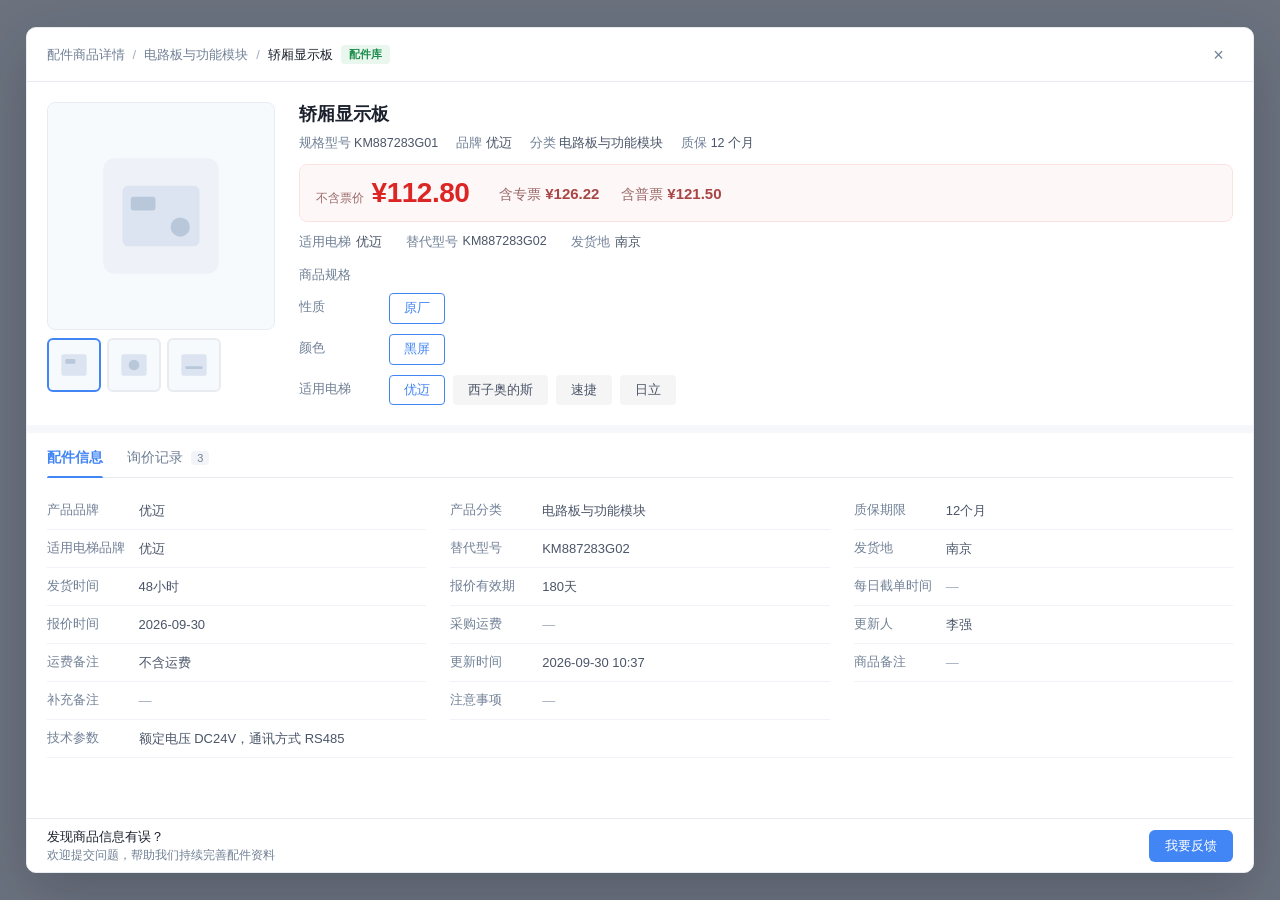
<file: docs/prototype-sales-detail.html>
<!DOCTYPE html>
<html lang="zh-CN">
<head>
<meta charset="UTF-8">
<meta name="viewport" content="width=device-width, initial-scale=1.0">
<title>原型 - 配件商品详情（商城排版）</title>
<style>
    /* 变量与字体沿用 static/css/base.css，价格色沿用系统 --price-red */
    :root {
        --bg: #f5f7fa;
        --card-bg: #fff;
        --border: #e8ecf0;
        --text: #1a202c;
        --text-secondary: #4a5568;
        --text-light: #718096;
        --text-muted: #a0aec0;
        --accent: #4285f4;
        --accent-hover: #3367d6;
        --accent-soft: #eef4ff;
        --success: #34a853;
        --price-red: #dc2626;
        --shadow: 0 1px 4px rgba(0, 0, 0, .05);
    }
    * { box-sizing: border-box; }
    body {
        min-width: 1080px;
        min-height: 100vh;
        margin: 0;
        color: var(--text);
        background: var(--bg);
        font-family: 'PingFang SC', -apple-system, 'Segoe UI', 'Microsoft YaHei', sans-serif;
        font-size: 13px;
    }
    button { font: inherit; cursor: pointer; }
    h1 { margin: 0; }

    .thin-scroll { scrollbar-width: thin; scrollbar-color: #cfd6e0 transparent; }
    .thin-scroll::-webkit-scrollbar { width: 8px; height: 8px; }
    .thin-scroll::-webkit-scrollbar-thumb { background: #d0d0d0; border-radius: 4px; }
    .thin-scroll::-webkit-scrollbar-track { background: transparent; }

    /* ============ 弹窗骨架 ============ */
    .overlay {
        position: fixed; inset: 0; z-index: 5600;
        display: flex; align-items: center; justify-content: center;
        padding: 18px; background: rgba(17, 28, 45, .6);
    }
    .modal {
        width: min(1360px, 96vw); height: min(920px, 94vh);
        display: flex; flex-direction: column; overflow: hidden;
        border: 1px solid var(--border); border-radius: 10px; background: var(--card-bg);
        box-shadow: 0 20px 60px rgba(15, 23, 42, .24);
    }

    .modal-header {
        flex: 0 0 auto; min-height: 54px;
        display: flex; align-items: center; justify-content: space-between;
        padding: 0 20px; border-bottom: 1px solid var(--border); background: var(--card-bg);
    }
    .crumb { display: flex; align-items: center; gap: 8px; color: var(--text-light); font-size: 13px; }
    .crumb-sep { color: var(--text-muted); }
    .crumb-current { color: var(--text); font-weight: 500; }
    .badge-source {
        padding: 2px 8px; border-radius: 4px;
        background: #e9f7ef; color: #1e8e4b; font-size: 11px; font-weight: 600;
    }
    .icon-button {
        width: 30px; height: 30px; padding: 0; color: var(--text-light);
        border: 0; border-radius: 6px; background: transparent; font-size: 18px; line-height: 1;
    }
    .icon-button:hover { color: var(--text); background: #f2f4f7; }

    .modal-body { flex: 1; min-height: 0; overflow: auto; }

    /* ============ 商品头部 ============ */
    .product-head {
        display: flex; gap: 24px;
        padding: 20px; background: var(--card-bg);
        border-bottom: 8px solid var(--bg);
    }
    .product-gallery { flex: 0 0 228px; }
    .gallery-main {
        width: 228px; height: 228px;
        display: flex; align-items: center; justify-content: center;
        border: 1px solid var(--border); border-radius: 8px; background: #f7fafc;
    }
    .gallery-thumbs { display: flex; gap: 6px; margin-top: 8px; }
    .gallery-thumb {
        width: 54px; height: 54px;
        display: flex; align-items: center; justify-content: center;
        border: 2px solid var(--border); border-radius: 6px; background: #f7fafc;
        cursor: pointer;
    }
    .gallery-thumb.active { border-color: var(--accent); }

    .product-summary { flex: 1; min-width: 0; }
    .product-title { color: var(--text); font-size: 18px; font-weight: 600; line-height: 1.4; }
    .product-meta {
        display: flex; flex-wrap: wrap; gap: 4px 18px;
        margin: 8px 0 0; color: var(--text-light); font-size: 12.5px;
    }
    .product-meta b { color: var(--text-secondary); font-weight: 500; }

    .price-box {
        display: flex; align-items: flex-end; gap: 30px;
        margin-top: 12px; padding: 12px 16px;
        border: 1px solid #fde2e2; border-radius: 8px; background: #fef7f7;
    }
    .price-box-main { display: flex; align-items: baseline; gap: 8px; }
    .price-box-label { color: #9b6a6a; font-size: 12px; }
    .price-box-value { color: var(--price-red); font-size: 28px; font-weight: 700; letter-spacing: -.5px; }
    .price-box-extra {
        display: flex; flex-wrap: wrap; gap: 4px 22px;
        padding-bottom: 5px; color: #9b6a6a; font-size: 14px;
    }
    .price-box-extra b { color: #a84545; font-size: 15px; font-weight: 600; }

    .product-attrs {
        display: flex; flex-wrap: wrap; gap: 6px 24px;
        margin-top: 12px; color: var(--text-secondary); font-size: 12.5px;
    }
    .product-attrs div { display: flex; gap: 5px; }
    .product-attrs label { color: var(--text-light); }

    /* ============ 规格选择 ============ */
    .variant-picker { margin-top: 16px; }
    .variant-picker-head {
        margin-bottom: 9px; color: var(--text-light); font-size: 12.5px;
    }

    .spec-groups { display: flex; flex-direction: column; gap: 10px; }
    .spec-group { display: flex; align-items: flex-start; gap: 14px; }
    .spec-group-label {
        flex: 0 0 76px; padding-top: 6px;
        color: var(--text-light); font-size: 12.5px; line-height: 1.4;
    }
    .spec-options { flex: 1; min-width: 0; display: flex; flex-wrap: wrap; gap: 8px; }
    .spec-option {
        padding: 5px 14px;
        border: 1px solid transparent; border-radius: 4px;
        background: #f5f5f5; color: var(--text-secondary);
        font-size: 12.5px; line-height: 1.5;
        transition: border-color .15s, background .15s, color .15s;
    }
    .spec-option:hover { color: var(--accent); background: #eef4ff; }
    .spec-option.active {
        border-color: var(--accent); background: var(--card-bg);
        color: var(--accent); font-weight: 500;
    }

    /* ============ 标签页 ============ */
    .detail-tabs { padding: 16px 20px 24px; }
    .tab-nav { display: flex; gap: 24px; border-bottom: 1px solid var(--border); }
    .tab-link {
        position: relative; padding: 0 0 10px;
        border: 0; background: none; color: var(--text-light);
        font-size: 13.5px; font-weight: 500;
    }
    .tab-link::after {
        content: ""; position: absolute; right: 0; bottom: -1px; left: 0;
        height: 2px; border-radius: 2px 2px 0 0; background: transparent;
    }
    .tab-link:hover { color: var(--text-secondary); }
    .tab-link.active { color: var(--accent); font-weight: 600; }
    .tab-link.active::after { background: var(--accent); }
    .tab-link em {
        margin-left: 5px; padding: 1px 6px; border-radius: 4px;
        background: #f2f4f7; color: var(--text-light); font-size: 11px; font-style: normal; font-weight: 400;
    }
    .tab-link.active em { background: var(--accent-soft); color: var(--accent); }

    .tab-panel { padding-top: 14px; }
    .tab-panel[hidden] { display: none; }

    /* 询价记录：工具条 */
    .panel-bar {
        display: flex; align-items: center; justify-content: space-between; gap: 18px;
        padding: 10px 14px; margin-bottom: 12px;
        border: 1px solid var(--border); border-radius: 8px; background: var(--card-bg);
    }
    .panel-context { min-width: 0; display: flex; align-items: baseline; gap: 8px; }
    .panel-context label { flex: 0 0 auto; color: var(--text-light); font-size: 12px; }
    .panel-context span { color: var(--text); font-size: 13px; font-weight: 500; word-break: break-all; }
    .stat-strip { flex: 0 0 auto; display: flex; }
    .stat-strip > div {
        display: flex; flex-direction: column; gap: 2px;
        padding: 0 16px; border-left: 1px solid var(--border);
    }
    .stat-strip > div:first-child { border-left: 0; padding-left: 0; }
    .stat-strip > div:last-child { padding-right: 0; }
    .stat-strip label { color: var(--text-muted); font-size: 11px; }
    .stat-strip b { color: var(--text); font-size: 13px; font-weight: 600; white-space: nowrap; }
    .stat-strip .is-price b { color: var(--price-red); }

    /* 询价记录：卡片 */
    .quote-item {
        overflow: hidden; border: 1px solid var(--border); border-radius: 8px; background: var(--card-bg);
    }
    .quote-item + .quote-item { margin-top: 10px; }
    .quote-item:hover { border-color: #d8dee7; }
    .quote-head {
        display: flex; align-items: center; gap: 10px;
        padding: 9px 14px; background: #fafbfd; border-bottom: 1px solid var(--border);
    }
    .quote-date { color: var(--text-light); font-size: 12px; }
    .quote-title { color: var(--text); font-size: 13px; font-weight: 500; }
    .quote-qty {
        padding: 1px 6px; border-radius: 4px;
        background: var(--accent-soft); color: var(--accent); font-size: 11px;
    }
    .quote-price { margin-left: auto; color: var(--price-red); font-size: 15px; font-weight: 700; }

    .quote-meta {
        display: grid; grid-template-columns: repeat(3, minmax(0, 1fr));
        gap: 10px 26px; padding: 14px 16px;
    }
    .quote-meta > div { display: flex; gap: 8px; min-width: 0; font-size: 13px; line-height: 1.7; }
    .quote-meta > div.wide { grid-column: 1 / -1; }
    .quote-meta label { flex: 0 0 60px; color: var(--text-light); }
    .quote-meta span { flex: 1; color: var(--text); word-break: break-all; }

    .quote-chats { padding: 10px 14px 12px; border-top: 1px dashed var(--border); background: #fafbfd; }
    .quote-chats-head {
        display: flex; align-items: center; gap: 6px;
        margin-bottom: 8px; color: var(--text-secondary); font-size: 12px; font-weight: 500;
    }
    .quote-chats-head em {
        padding: 0 6px; border-radius: 4px;
        background: #eef1f5; color: var(--text-light); font-size: 11px; font-style: normal; font-weight: 400;
    }
    .chat-item {
        padding: 7px 10px; border-radius: 6px;
        background: var(--card-bg); border: 1px solid #eef1f5;
    }
    .chat-item + .chat-item { margin-top: 6px; }
    .chat-head {
        display: flex; align-items: baseline; justify-content: space-between; gap: 8px;
        color: var(--text-muted); font-size: 12px;
    }
    .chat-head b { color: var(--text); font-size: 12.5px; font-weight: 500; }
    .chat-text { margin-top: 3px; color: var(--text-secondary); font-size: 13px; line-height: 1.7; word-break: break-all; }
    .chat-empty { color: var(--text-muted); font-size: 12px; }

    .panel-empty { padding: 48px 20px; text-align: center; color: var(--text-light); font-size: 13px; line-height: 1.9; }
    .panel-empty b { display: block; margin-bottom: 4px; color: var(--text-secondary); font-size: 13.5px; font-weight: 500; }

    /* 配件信息 */
    .info-table { display: grid; grid-template-columns: repeat(3, minmax(0, 1fr)); gap: 0 24px; }
    .info-row {
        display: grid; grid-template-columns: 92px minmax(0, 1fr); align-items: center;
        min-height: 38px; border-bottom: 1px solid #f0f3f7;
    }
    .info-row.full { grid-column: 1 / -1; }
    .info-row label { color: var(--text-light); font-size: 12.5px; }
    .info-row span { color: var(--text-secondary); font-size: 13px; line-height: 1.5; }
    .info-row .is-empty { color: var(--text-muted); }

    /* ============ 底部 ============ */
    .modal-footer {
        flex: 0 0 auto; min-height: 54px;
        display: flex; align-items: center; justify-content: space-between; gap: 20px;
        padding: 0 20px; border-top: 1px solid var(--border); background: var(--card-bg);
    }
    .footer-tip { display: flex; flex-direction: column; gap: 1px; }
    .footer-tip strong { color: var(--text); font-size: 13px; font-weight: 500; }
    .footer-tip span { color: var(--text-light); font-size: 12px; }
    .button-primary {
        padding: 7px 16px; border: 0; border-radius: 6px;
        background: var(--accent); color: #fff; font-size: 13px; font-weight: 500;
    }
    .button-primary:hover { background: var(--accent-hover); }
</style>
</head>
<body>

<div class="overlay">
    <div class="modal">

        <header class="modal-header">
            <div class="crumb">
                <span>配件商品详情</span>
                <span class="crumb-sep">/</span>
                <span>电路板与功能模块</span>
                <span class="crumb-sep">/</span>
                <span class="crumb-current">轿厢显示板</span>
                <span class="badge-source">配件库</span>
            </div>
            <button class="icon-button" title="关闭">×</button>
        </header>

        <div class="modal-body thin-scroll">
            <section class="product-head">
                <div class="product-gallery">
                    <div class="gallery-main">
                        <svg width="132" height="132" viewBox="0 0 96 96" role="img" aria-label="产品图片占位">
                            <rect x="6" y="6" width="84" height="84" rx="8" fill="#eef2f8"/>
                            <rect x="20" y="26" width="56" height="44" rx="4" fill="#dbe4f0"/>
                            <rect x="26" y="34" width="18" height="10" rx="2" fill="#b9c7db"/>
                            <circle cx="62" cy="56" r="7" fill="#b9c7db"/>
                        </svg>
                    </div>
                    <div class="gallery-thumbs">
                        <div class="gallery-thumb active">
                            <svg width="32" height="32" viewBox="0 0 96 96"><rect x="10" y="16" width="76" height="64" rx="6" fill="#dbe4f0"/><rect x="22" y="30" width="30" height="14" rx="3" fill="#b9c7db"/></svg>
                        </div>
                        <div class="gallery-thumb">
                            <svg width="32" height="32" viewBox="0 0 96 96"><rect x="10" y="16" width="76" height="64" rx="6" fill="#dbe4f0"/><circle cx="48" cy="48" r="16" fill="#b9c7db"/></svg>
                        </div>
                        <div class="gallery-thumb">
                            <svg width="32" height="32" viewBox="0 0 96 96"><rect x="10" y="16" width="76" height="64" rx="6" fill="#dbe4f0"/><rect x="22" y="52" width="52" height="8" rx="4" fill="#b9c7db"/></svg>
                        </div>
                    </div>
                </div>

                <div class="product-summary">
                    <h1 class="product-title">轿厢显示板</h1>
                    <p class="product-meta">
                        <span>规格型号 <b>KM887283G01</b></span>
                        <span>品牌 <b>优迈</b></span>
                        <span>分类 <b>电路板与功能模块</b></span>
                        <span>质保 <b>12 个月</b></span>
                    </p>

                    <div class="price-box">
                        <div class="price-box-main">
                            <span class="price-box-label">不含票价</span>
                            <strong class="price-box-value" id="heroPrice">¥112.80</strong>
                        </div>
                        <div class="price-box-extra">
                            <span>含专票 <b id="heroSpecial">¥126.22</b></span>
                            <span>含普票 <b id="heroCommon">¥121.50</b></span>
                        </div>
                    </div>

                    <div class="product-attrs">
                        <div><label>适用电梯</label><span id="heroElevator">优迈</span></div>
                        <div><label>替代型号</label><span>KM887283G02</span></div>
                        <div><label>发货地</label><span id="heroOrigin">南京</span></div>
                    </div>

                    <div class="variant-picker">
                        <div class="variant-picker-head">商品规格</div>
                        <div class="spec-groups" id="skuGrid"></div>
                    </div>
                </div>
            </section>

            <section class="detail-tabs">
                <nav class="tab-nav" id="tabNav">
                    <button class="tab-link active" data-tab="info">配件信息</button>
                    <button class="tab-link" data-tab="q">询价记录 <em id="tabQCount">0</em></button>
                </nav>

                <div class="tab-panel" data-panel="q" hidden>
                    <div class="panel-bar">
                        <div class="panel-context">
                            <label>当前规格</label>
                            <span id="qSku">—</span>
                        </div>
                        <div class="stat-strip" id="qSummary" hidden>
                            <div class="is-price"><label>最近报价</label><b id="qLatest">—</b></div>
                            <div><label>报价区间</label><b id="qRange">—</b></div>
                            <div><label>询价次数</label><b id="qTimes">—</b></div>
                        </div>
                    </div>
                    <div class="quote-list" id="qList"></div>
                </div>

                <div class="tab-panel" data-panel="info">
                    <div class="info-table">
                        <div class="info-row"><label>产品品牌</label><span>优迈</span></div>
                        <div class="info-row"><label>产品分类</label><span>电路板与功能模块</span></div>
                        <div class="info-row"><label>质保期限</label><span>12个月</span></div>

                        <div class="info-row"><label>适用电梯品牌</label><span>优迈</span></div>
                        <div class="info-row"><label>替代型号</label><span>KM887283G02</span></div>
                        <div class="info-row"><label>发货地</label><span>南京</span></div>

                        <div class="info-row"><label>发货时间</label><span>48小时</span></div>
                        <div class="info-row"><label>报价有效期</label><span>180天</span></div>
                        <div class="info-row"><label>每日截单时间</label><span class="is-empty">—</span></div>

                        <div class="info-row"><label>报价时间</label><span>2026-09-30</span></div>
                        <div class="info-row"><label>采购运费</label><span class="is-empty">—</span></div>
                        <div class="info-row"><label>更新人</label><span>李强</span></div>

                        <div class="info-row"><label>运费备注</label><span>不含运费</span></div>
                        <div class="info-row"><label>更新时间</label><span>2026-09-30 10:37</span></div>
                        <div class="info-row"><label>商品备注</label><span class="is-empty">—</span></div>

                        <div class="info-row"><label>补充备注</label><span class="is-empty">—</span></div>
                        <div class="info-row"><label>注意事项</label><span class="is-empty">—</span></div>

                        <div class="info-row full"><label>技术参数</label><span>额定电压 DC24V，通讯方式 RS485</span></div>
                    </div>
                </div>
            </section>
        </div>

        <footer class="modal-footer">
            <div class="footer-tip">
                <strong>发现商品信息有误？</strong>
                <span>欢迎提交问题，帮助我们持续完善配件资料</span>
            </div>
            <button class="button-primary">我要反馈</button>
        </footer>

    </div>
</div>

<script>
    // 纯原型假数据：按规格组合分组，每条询价带完整信息和沟通记录
    const SKU_DATA = {
        s1: {
            label: '性质：原厂；颜色：黑屏；适用电梯：优迈',
            noTax: '¥112.80', special: '¥126.22', common: '¥121.50',
            freight: '¥12.00', origin: '南京', elevator: '优迈',
            items: [
                {
                    date: '2026-10-28', price: '¥118.00', qty: '2 件',
                    name: '显示板', spec: 'KM887283G01 黑屏', eleType: 'KM887283G01', brand: '优迈',
                    customer: '南京地铁 3 号线维保', sales: '王芳',
                    inquiryTime: '2026-10-28 09:20', quoteTime: '2026-10-28 16:20',
                    freight: '¥12.00', matchedBy: '张伟', matchedAt: '2026-10-29 09:12',
                    chats: [
                        { who: '王芳', time: '10-27 14:20', text: '客户要现货，周三前能发出来吗？屏是黑底白字的那版。' },
                        { who: '李强', time: '10-27 10:05', text: '已联系优迈厂家，有货，走顺丰，运费 12 元。' }
                    ]
                },
                {
                    date: '2026-10-21', price: '¥122.50', qty: '1 件',
                    name: '轿厢显示板', spec: 'KM887283G01 黑屏', eleType: 'KM887283G01', brand: '优迈',
                    customer: '苏州恒达电梯工程', sales: '李强',
                    inquiryTime: '2026-10-21 11:40', quoteTime: '2026-10-21 17:05',
                    freight: '¥0.00', matchedBy: '张伟', matchedAt: '2026-10-22 16:40',
                    chats: [
                        { who: '李强', time: '10-21 15:30', text: '这家之前买过同款，按老价格报的，包邮。' }
                    ]
                },
                {
                    date: '2026-09-14', price: '¥115.00', qty: '4 件',
                    name: '显示板', spec: 'KM887283', eleType: 'KM887283', brand: '优迈',
                    customer: '杭州西奥维保中心', sales: '张敏',
                    inquiryTime: '2026-09-14 08:50', quoteTime: '2026-09-14 14:10',
                    freight: '¥18.00', matchedBy: '陈磊', matchedAt: '2026-09-15 10:05',
                    chats: []
                }
            ]
        },
        s2: {
            label: '性质：原厂；适用电梯：西子奥的斯；颜色：黑屏',
            noTax: '¥182.50', special: '¥204.00', common: '¥196.80',
            freight: '¥0.00', origin: '宁波', elevator: '西子奥的斯',
            items: [
                {
                    date: '2026-10-17', price: '¥204.00', qty: '1 件',
                    name: '显示板', spec: 'XAA23580A1', eleType: 'XAA23580A1', brand: '西子奥的斯',
                    customer: '宁波奥的斯服务商', sales: '陈磊',
                    inquiryTime: '2026-10-17 10:15', quoteTime: '2026-10-17 15:40',
                    freight: '¥0.00', matchedBy: '陈磊', matchedAt: '2026-10-18 14:22',
                    chats: [
                        { who: '陈磊', time: '10-17 11:02', text: '确认是原厂件，客户要开发票。' }
                    ]
                }
            ]
        },
        s3: {
            label: '性质：原厂；适用电梯：速捷；颜色：黑屏',
            noTax: '¥115.00', special: '¥128.50', common: '¥123.90',
            freight: '¥12.00', origin: '南京', elevator: '速捷',
            items: []
        },
        s4: {
            label: '性质：原厂；颜色：黑屏；适用电梯：日立',
            noTax: '¥118.00', special: '¥132.00', common: '¥127.20',
            freight: '¥12.00', origin: '南京', elevator: '日立',
            items: []
        }
    };

    const els = {
        price: document.getElementById('heroPrice'),
        special: document.getElementById('heroSpecial'),
        common: document.getElementById('heroCommon'),
        elevator: document.getElementById('heroElevator'),
        origin: document.getElementById('heroOrigin'),
        grid: document.getElementById('skuGrid'),
        qSku: document.getElementById('qSku'),
        qSummary: document.getElementById('qSummary'),
        qLatest: document.getElementById('qLatest'),
        qRange: document.getElementById('qRange'),
        qTimes: document.getElementById('qTimes'),
        qList: document.getElementById('qList'),
        tabQCount: document.getElementById('tabQCount')
    };

    const money = value => parseFloat(String(value).replace(/[^\d.]/g, '')) || 0;
    const escapeHtml = value => String(value ?? '')
        .replaceAll('&', '&amp;').replaceAll('<', '&lt;').replaceAll('>', '&gt;');

    // 「性质：原厂；颜色：黑屏」→「原厂 黑屏」，只保留规格值
    const specValues = label => String(label || '')
        .split('；')
        .map(part => {
            const index = part.indexOf('：');
            return (index < 0 ? part : part.slice(index + 1)).trim();
        })
        .filter(Boolean)
        .join(' ');

    let activeSku = Object.keys(SKU_DATA)[0];

    // 「性质：原厂；颜色：黑屏」→ [{ key: '性质', value: '原厂' }, ...]
    const parseSpecs = label => String(label || '')
        .split('；')
        .map(part => {
            const index = part.indexOf('：');
            return index < 0
                ? null
                : { key: part.slice(0, index).trim(), value: part.slice(index + 1).trim() };
        })
        .filter(Boolean);

    // 所有规格组合按属性维度归并，得到 性质 / 颜色 / 适用电梯 等分组
    function buildDimensions() {
        const dims = new Map();
        Object.values(SKU_DATA).forEach(sku => {
            parseSpecs(sku.label).forEach(({ key, value }) => {
                if (!dims.has(key)) dims.set(key, []);
                const values = dims.get(key);
                if (!values.includes(value)) values.push(value);
            });
        });
        return [...dims.entries()];
    }

    function renderSkuGrid() {
        const activeSpecs = parseSpecs(SKU_DATA[activeSku].label);
        els.grid.innerHTML = buildDimensions().map(([key, values]) => `
            <div class="spec-group">
                <span class="spec-group-label">${escapeHtml(key)}</span>
                <div class="spec-options">
                    ${values.map(value => {
                        const on = activeSpecs.some(spec => spec.key === key && spec.value === value);
                        return `<button type="button" class="spec-option${on ? ' active' : ''}" data-key="${escapeHtml(key)}" data-value="${escapeHtml(value)}">${escapeHtml(value)}</button>`;
                    }).join('')}
                </div>
            </div>
        `).join('');
    }

    function renderHero() {
        const sku = SKU_DATA[activeSku];
        els.price.textContent = sku.noTax;
        els.special.textContent = sku.special;
        els.common.textContent = sku.common;
        els.elevator.textContent = sku.elevator;
        els.origin.textContent = sku.origin;
    }

    function renderQuoteCard(item) {
        const meta = [
            ['客户', item.customer],
            ['销售', item.sales],
            ['数量', item.qty],
            ['询价时间', item.inquiryTime],
            ['报价时间', item.quoteTime],
            ['运费', item.freight],
            ['规格型号', item.spec],
            ['产品型号', item.eleType],
            ['品牌', item.brand],
            ['关联', item.matchedBy + ' · ' + item.matchedAt, 'wide']
        ].map(([label, value, extra]) => `
            <div${extra ? ` class="${extra}"` : ''}><label>${label}</label><span>${escapeHtml(value || '—')}</span></div>
        `).join('');

        const chats = item.chats.length
            ? item.chats.map(chat => `
                <div class="chat-item">
                    <div class="chat-head"><b>${escapeHtml(chat.who)}</b><span>${escapeHtml(chat.time)}</span></div>
                    <div class="chat-text">${escapeHtml(chat.text)}</div>
                </div>
            `).join('')
            : '<div class="chat-empty">这笔询价没有沟通记录</div>';

        return `
            <div class="quote-item">
                <div class="quote-head">
                    <span class="quote-date">${item.date}</span>
                    <span class="quote-title">${escapeHtml(item.name)}</span>
                    <span class="quote-qty">${escapeHtml(item.qty)}</span>
                    <span class="quote-price">${item.price}</span>
                </div>
                <div class="quote-meta">${meta}</div>
                <div class="quote-chats">
                    <div class="quote-chats-head">沟通记录 <em>${item.chats.length} 条</em></div>
                    ${chats}
                </div>
            </div>
        `;
    }

    function renderQuotePanel() {
        const sku = SKU_DATA[activeSku];
        els.tabQCount.textContent = sku.items.length ? sku.items.length : '0';
        els.qSku.textContent = specValues(sku.label);

        if (!sku.items.length) {
            els.qSummary.hidden = true;
            els.qList.innerHTML = '<div class="panel-empty"><b>该规格组合还没有历史询价</b>在询价匹配页选中本规格保存后，这里会自动出现对应的询价</div>';
            return;
        }

        const prices = sku.items.map(item => money(item.price));
        const min = Math.min(...prices);
        const max = Math.max(...prices);
        els.qLatest.textContent = sku.items[0].price;
        els.qRange.textContent = min === max ? sku.items[0].price : `¥${min.toFixed(2)} ~ ¥${max.toFixed(2)}`;
        els.qTimes.textContent = sku.items.length + ' 次';
        els.qSummary.hidden = false;
        els.qList.innerHTML = sku.items.map(renderQuoteCard).join('');
    }

    function selectSku(key) {
        if (!SKU_DATA[key]) return;
        activeSku = key;
        renderSkuGrid();
        renderHero();
        renderQuotePanel();
    }

    els.grid.addEventListener('click', event => {
        const option = event.target.closest('.spec-option');
        if (!option) return;
        const { key, value } = option.dataset;
        // 点某个属性值，切到包含该值的规格组合
        const matched = Object.keys(SKU_DATA).find(skuKey =>
            parseSpecs(SKU_DATA[skuKey].label).some(spec => spec.key === key && spec.value === value)
        );
        if (matched) selectSku(matched);
    });

    document.getElementById('tabNav').addEventListener('click', event => {
        const button = event.target.closest('.tab-link');
        if (!button) return;
        document.querySelectorAll('.tab-link').forEach(btn => btn.classList.toggle('active', btn === button));
        document.querySelectorAll('.tab-panel').forEach(panel => {
            panel.hidden = panel.dataset.panel !== button.dataset.tab;
        });
    });

    renderSkuGrid();
    renderHero();
    renderQuotePanel();
</script>
</body>
</html>
</file>
